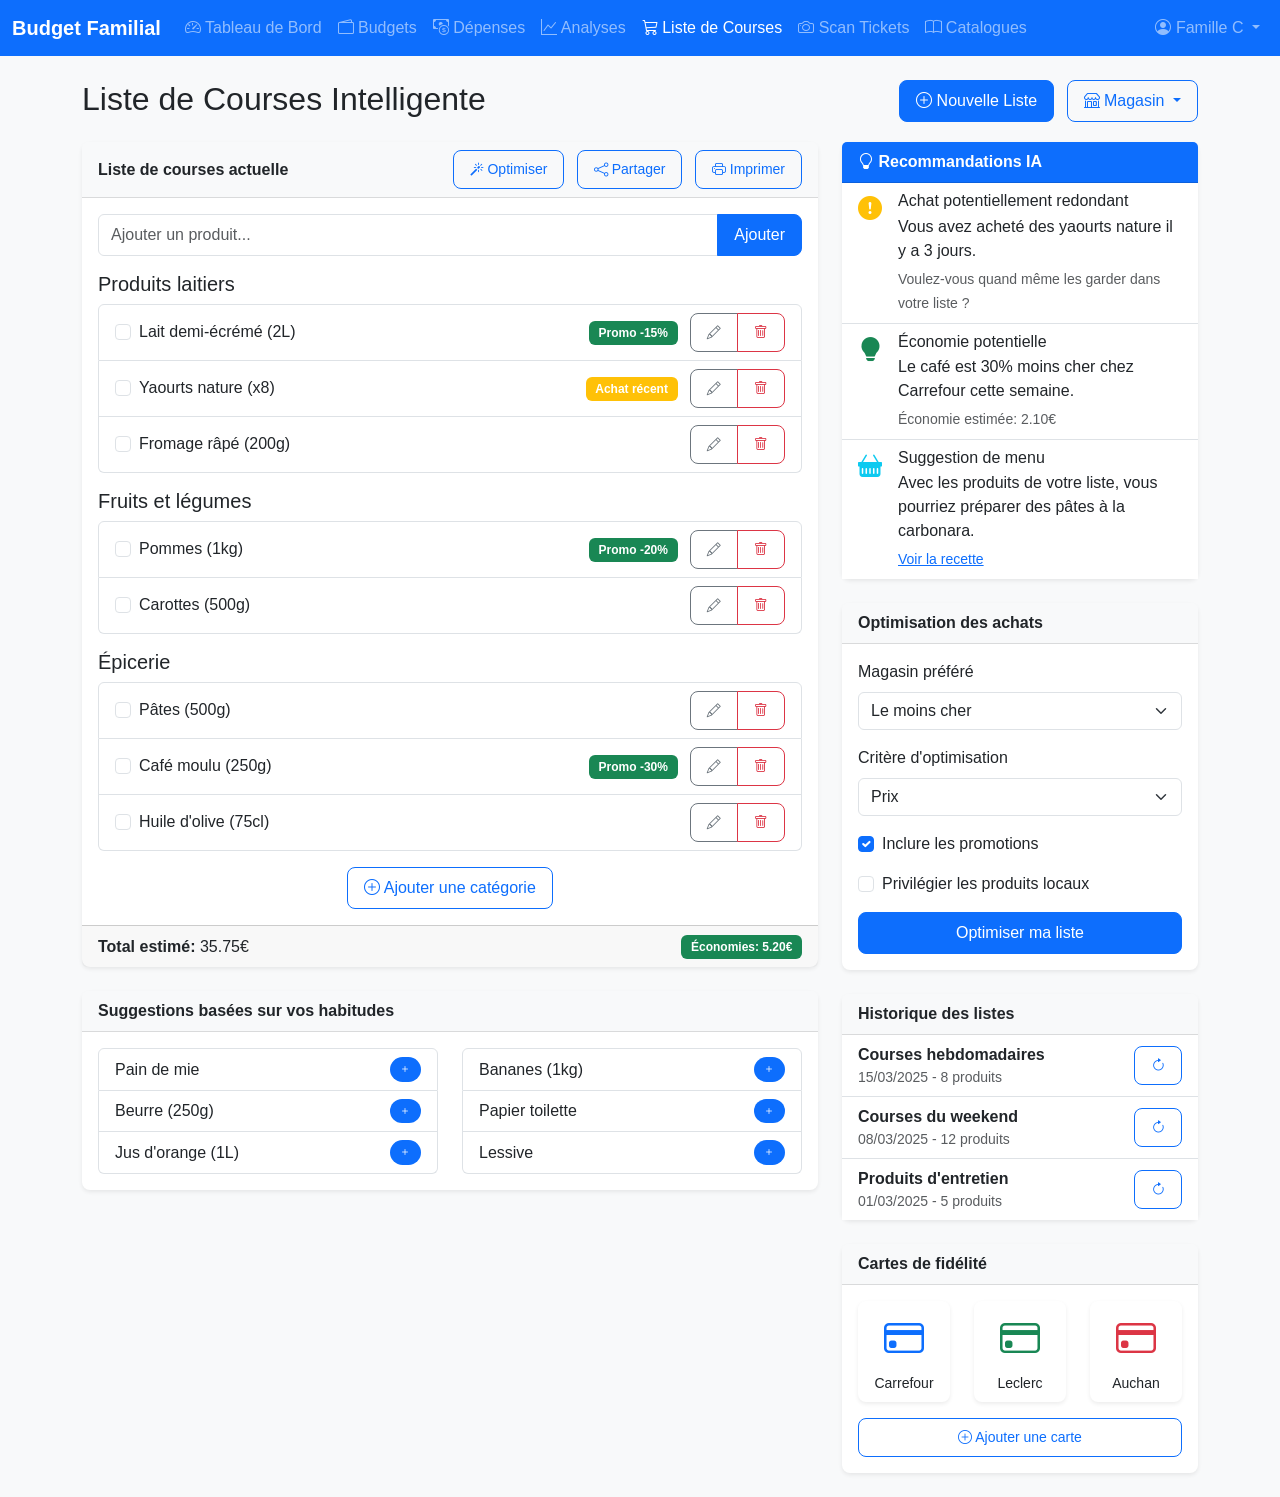
<file: src/courses.html>
<!DOCTYPE html>
<html lang="fr">
<head>
    <meta charset="UTF-8">
    <meta name="viewport" content="width=device-width, initial-scale=1.0">
    <title>Budget Familial - Liste de Courses</title>
    <link href="https://cdn.jsdelivr.net/npm/bootstrap@5.3.0-alpha1/dist/css/bootstrap.min.css" rel="stylesheet">
    <link rel="stylesheet" href="https://cdn.jsdelivr.net/npm/bootstrap-icons@1.10.3/font/bootstrap-icons.css">
    <link rel="stylesheet" href="styles.css">
</head>
<body>
    <nav class="navbar navbar-expand-lg navbar-dark bg-primary">
        <div class="container-fluid">
            <a class="navbar-brand" href="index.html">Budget Familial</a>
            <button class="navbar-toggler" type="button" data-bs-toggle="collapse" data-bs-target="#navbarNav">
                <span class="navbar-toggler-icon"></span>
            </button>
            <div class="collapse navbar-collapse" id="navbarNav">
                <ul class="navbar-nav">
                    <li class="nav-item">
                        <a class="nav-link" href="index.html"><i class="bi bi-speedometer2"></i> Tableau de Bord</a>
                    </li>
                    <li class="nav-item">
                        <a class="nav-link" href="budgets.html"><i class="bi bi-wallet2"></i> Budgets</a>
                    </li>
                    <li class="nav-item">
                        <a class="nav-link" href="depenses.html"><i class="bi bi-cash-coin"></i> Dépenses</a>
                    </li>
                    <li class="nav-item">
                        <a class="nav-link" href="analyses.html"><i class="bi bi-graph-up"></i> Analyses</a>
                    </li>
                    <li class="nav-item">
                        <a class="nav-link active" href="courses.html"><i class="bi bi-cart3"></i> Liste de Courses</a>
                    </li>
                    <li class="nav-item">
                        <a class="nav-link" href="scan_tickets.html"><i class="bi bi-camera"></i> Scan Tickets</a>
                    </li>
                    <li class="nav-item">
                        <a class="nav-link" href="catalogues.html"><i class="bi bi-book"></i> Catalogues</a>
                    </li>
                </ul>
                <ul class="navbar-nav ms-auto">
                    <li class="nav-item dropdown">
                        <a class="nav-link dropdown-toggle" href="#" role="button" data-bs-toggle="dropdown">
                            <i class="bi bi-person-circle"></i> Famille C
                        </a>
                        <ul class="dropdown-menu dropdown-menu-end">
                            <li><a class="dropdown-item" href="#"><i class="bi bi-gear"></i> Paramètres</a></li>
                            <li><a class="dropdown-item" href="#"><i class="bi bi-people"></i> Gestion Familiale</a></li>
                            <li><a class="dropdown-item" href="#"><i class="bi bi-arrow-clockwise"></i> Vérifier les mises à jour</a></li>
                            <li><hr class="dropdown-divider"></li>
                            <li><a class="dropdown-item" href="#"><i class="bi bi-box-arrow-right"></i> Déconnexion</a></li>
                        </ul>
                    </li>
                </ul>
            </div>
        </div>
    </nav>

    <div class="container mt-4">
        <div class="row mb-3">
            <div class="col-md-8">
                <h2>Liste de Courses Intelligente</h2>
            </div>
            <div class="col-md-4 text-end">
                <button class="btn btn-primary" id="btnNewList">
                    <i class="bi bi-plus-circle"></i> Nouvelle Liste
                </button>
                <div class="btn-group ms-2">
                    <button type="button" class="btn btn-outline-primary dropdown-toggle" data-bs-toggle="dropdown" aria-expanded="false">
                        <i class="bi bi-shop"></i> Magasin
                    </button>
                    <ul class="dropdown-menu dropdown-menu-end">
                        <li><a class="dropdown-item active" href="#">Tous les magasins</a></li>
                        <li><hr class="dropdown-divider"></li>
                        <li><a class="dropdown-item" href="#">Carrefour</a></li>
                        <li><a class="dropdown-item" href="#">Intermarché</a></li>
                        <li><a class="dropdown-item" href="#">Leclerc</a></li>
                        <li><a class="dropdown-item" href="#">Autre...</a></li>
                    </ul>
                </div>
            </div>
        </div>

        <div class="row">
            <div class="col-md-8">
                <div class="card mb-4">
                    <div class="card-header d-flex justify-content-between align-items-center">
                        <span>Liste de courses actuelle</span>
                        <div>
                            <button class="btn btn-sm btn-outline-primary me-2" id="btnOptimize">
                                <i class="bi bi-magic"></i> Optimiser
                            </button>
                            <button class="btn btn-sm btn-outline-primary me-2" id="btnShare">
                                <i class="bi bi-share"></i> Partager
                            </button>
                            <button class="btn btn-sm btn-outline-primary" id="btnPrint">
                                <i class="bi bi-printer"></i> Imprimer
                            </button>
                        </div>
                    </div>
                    <div class="card-body">
                        <div class="mb-3">
                            <div class="input-group">
                                <input type="text" class="form-control" placeholder="Ajouter un produit..." id="newItemInput">
                                <button class="btn btn-primary" type="button" id="btnAddItem">Ajouter</button>
                            </div>
                        </div>

                        <div class="shopping-list">
                            <h5>Produits laitiers</h5>
                            <div class="list-group mb-3">
                                <div class="list-group-item list-group-item-action d-flex justify-content-between align-items-center">
                                    <div class="form-check">
                                        <input class="form-check-input" type="checkbox" value="" id="item1">
                                        <label class="form-check-label" for="item1">
                                            Lait demi-écrémé (2L)
                                        </label>
                                    </div>
                                    <div>
                                        <span class="badge bg-success me-2">Promo -15%</span>
                                        <div class="btn-group btn-group-sm">
                                            <button type="button" class="btn btn-outline-secondary">
                                                <i class="bi bi-pencil"></i>
                                            </button>
                                            <button type="button" class="btn btn-outline-danger">
                                                <i class="bi bi-trash"></i>
                                            </button>
                                        </div>
                                    </div>
                                </div>
                                <div class="list-group-item list-group-item-action d-flex justify-content-between align-items-center">
                                    <div class="form-check">
                                        <input class="form-check-input" type="checkbox" value="" id="item2">
                                        <label class="form-check-label" for="item2">
                                            Yaourts nature (x8)
                                        </label>
                                    </div>
                                    <div>
                                        <span class="badge bg-warning me-2">Achat récent</span>
                                        <div class="btn-group btn-group-sm">
                                            <button type="button" class="btn btn-outline-secondary">
                                                <i class="bi bi-pencil"></i>
                                            </button>
                                            <button type="button" class="btn btn-outline-danger">
                                                <i class="bi bi-trash"></i>
                                            </button>
                                        </div>
                                    </div>
                                </div>
                                <div class="list-group-item list-group-item-action d-flex justify-content-between align-items-center">
                                    <div class="form-check">
                                        <input class="form-check-input" type="checkbox" value="" id="item3">
                                        <label class="form-check-label" for="item3">
                                            Fromage râpé (200g)
                                        </label>
                                    </div>
                                    <div>
                                        <div class="btn-group btn-group-sm">
                                            <button type="button" class="btn btn-outline-secondary">
                                                <i class="bi bi-pencil"></i>
                                            </button>
                                            <button type="button" class="btn btn-outline-danger">
                                                <i class="bi bi-trash"></i>
                                            </button>
                                        </div>
                                    </div>
                                </div>
                            </div>

                            <h5>Fruits et légumes</h5>
                            <div class="list-group mb-3">
                                <div class="list-group-item list-group-item-action d-flex justify-content-between align-items-center">
                                    <div class="form-check">
                                        <input class="form-check-input" type="checkbox" value="" id="item4">
                                        <label class="form-check-label" for="item4">
                                            Pommes (1kg)
                                        </label>
                                    </div>
                                    <div>
                                        <span class="badge bg-success me-2">Promo -20%</span>
                                        <div class="btn-group btn-group-sm">
                                            <button type="button" class="btn btn-outline-secondary">
                                                <i class="bi bi-pencil"></i>
                                            </button>
                                            <button type="button" class="btn btn-outline-danger">
                                                <i class="bi bi-trash"></i>
                                            </button>
                                        </div>
                                    </div>
                                </div>
                                <div class="list-group-item list-group-item-action d-flex justify-content-between align-items-center">
                                    <div class="form-check">
                                        <input class="form-check-input" type="checkbox" value="" id="item5">
                                        <label class="form-check-label" for="item5">
                                            Carottes (500g)
                                        </label>
                                    </div>
                                    <div>
                                        <div class="btn-group btn-group-sm">
                                            <button type="button" class="btn btn-outline-secondary">
                                                <i class="bi bi-pencil"></i>
                                            </button>
                                            <button type="button" class="btn btn-outline-danger">
                                                <i class="bi bi-trash"></i>
                                            </button>
                                        </div>
                                    </div>
                                </div>
                            </div>

                            <h5>Épicerie</h5>
                            <div class="list-group mb-3">
                                <div class="list-group-item list-group-item-action d-flex justify-content-between align-items-center">
                                    <div class="form-check">
                                        <input class="form-check-input" type="checkbox" value="" id="item6">
                                        <label class="form-check-label" for="item6">
                                            Pâtes (500g)
                                        </label>
                                    </div>
                                    <div>
                                        <div class="btn-group btn-group-sm">
                                            <button type="button" class="btn btn-outline-secondary">
                                                <i class="bi bi-pencil"></i>
                                            </button>
                                            <button type="button" class="btn btn-outline-danger">
                                                <i class="bi bi-trash"></i>
                                            </button>
                                        </div>
                                    </div>
                                </div>
                                <div class="list-group-item list-group-item-action d-flex justify-content-between align-items-center">
                                    <div class="form-check">
                                        <input class="form-check-input" type="checkbox" value="" id="item7">
                                        <label class="form-check-label" for="item7">
                                            Café moulu (250g)
                                        </label>
                                    </div>
                                    <div>
                                        <span class="badge bg-success me-2">Promo -30%</span>
                                        <div class="btn-group btn-group-sm">
                                            <button type="button" class="btn btn-outline-secondary">
                                                <i class="bi bi-pencil"></i>
                                            </button>
                                            <button type="button" class="btn btn-outline-danger">
                                                <i class="bi bi-trash"></i>
                                            </button>
                                        </div>
                                    </div>
                                </div>
                                <div class="list-group-item list-group-item-action d-flex justify-content-between align-items-center">
                                    <div class="form-check">
                                        <input class="form-check-input" type="checkbox" value="" id="item8">
                                        <label class="form-check-label" for="item8">
                                            Huile d'olive (75cl)
                                        </label>
                                    </div>
                                    <div>
                                        <div class="btn-group btn-group-sm">
                                            <button type="button" class="btn btn-outline-secondary">
                                                <i class="bi bi-pencil"></i>
                                            </button>
                                            <button type="button" class="btn btn-outline-danger">
                                                <i class="bi bi-trash"></i>
                                            </button>
                                        </div>
                                    </div>
                                </div>
                            </div>
                        </div>

                        <div class="text-center mt-3">
                            <button class="btn btn-outline-primary">
                                <i class="bi bi-plus-circle"></i> Ajouter une catégorie
                            </button>
                        </div>
                    </div>
                    <div class="card-footer d-flex justify-content-between align-items-center">
                        <div>
                            <strong>Total estimé:</strong> 35.75€
                        </div>
                        <div>
                            <span class="badge bg-success">Économies: 5.20€</span>
                        </div>
                    </div>
                </div>

                <div class="card mb-4">
                    <div class="card-header">
                        Suggestions basées sur vos habitudes
                    </div>
                    <div class="card-body">
                        <div class="row">
                            <div class="col-md-6">
                                <div class="list-group">
                                    <button type="button" class="list-group-item list-group-item-action d-flex justify-content-between align-items-center">
                                        Pain de mie
                                        <span class="badge bg-primary rounded-pill">
                                            <i class="bi bi-plus"></i>
                                        </span>
                                    </button>
                                    <button type="button" class="list-group-item list-group-item-action d-flex justify-content-between align-items-center">
                                        Beurre (250g)
                                        <span class="badge bg-primary rounded-pill">
                                            <i class="bi bi-plus"></i>
                                        </span>
                                    </button>
                                    <button type="button" class="list-group-item list-group-item-action d-flex justify-content-between align-items-center">
                                        Jus d'orange (1L)
                                        <span class="badge bg-primary rounded-pill">
                                            <i class="bi bi-plus"></i>
                                        </span>
                                    </button>
                                </div>
                            </div>
                            <div class="col-md-6">
                                <div class="list-group">
                                    <button type="button" class="list-group-item list-group-item-action d-flex justify-content-between align-items-center">
                                        Bananes (1kg)
                                        <span class="badge bg-primary rounded-pill">
                                            <i class="bi bi-plus"></i>
                                        </span>
                                    </button>
                                    <button type="button" class="list-group-item list-group-item-action d-flex justify-content-between align-items-center">
                                        Papier toilette
                                        <span class="badge bg-primary rounded-pill">
                                            <i class="bi bi-plus"></i>
                                        </span>
                                    </button>
                                    <button type="button" class="list-group-item list-group-item-action d-flex justify-content-between align-items-center">
                                        Lessive
                                        <span class="badge bg-primary rounded-pill">
                                            <i class="bi bi-plus"></i>
                                        </span>
                                    </button>
                                </div>
                            </div>
                        </div>
                    </div>
                </div>
            </div>

            <div class="col-md-4">
                <div class="card mb-4">
                    <div class="card-header bg-primary text-white">
                        <i class="bi bi-lightbulb"></i> Recommandations IA
                    </div>
                    <div class="card-body p-0">
                        <ul class="list-group list-group-flush">
                            <li class="list-group-item">
                                <div class="d-flex">
                                    <div class="flex-shrink-0 text-warning me-3">
                                        <i class="bi bi-exclamation-circle-fill fs-4"></i>
                                    </div>
                                    <div>
                                        <h6 class="mb-1">Achat potentiellement redondant</h6>
                                        <p class="mb-1">Vous avez acheté des yaourts nature il y a 3 jours.</p>
                                        <small class="text-muted">Voulez-vous quand même les garder dans votre liste ?</small>
                                    </div>
                                </div>
                            </li>
                            <li class="list-group-item">
                                <div class="d-flex">
                                    <div class="flex-shrink-0 text-success me-3">
                                        <i class="bi bi-lightbulb-fill fs-4"></i>
                                    </div>
                                    <div>
                                        <h6 class="mb-1">Économie potentielle</h6>
                                        <p class="mb-1">Le café est 30% moins cher chez Carrefour cette semaine.</p>
                                        <small class="text-muted">Économie estimée: 2.10€</small>
                                    </div>
                                </div>
                            </li>
                            <li class="list-group-item">
                                <div class="d-flex">
                                    <div class="flex-shrink-0 text-info me-3">
                                        <i class="bi bi-basket-fill fs-4"></i>
                                    </div>
                                    <div>
                                        <h6 class="mb-1">Suggestion de menu</h6>
                                        <p class="mb-1">Avec les produits de votre liste, vous pourriez préparer des pâtes à la carbonara.</p>
                                        <small class="text-muted"><a href="#">Voir la recette</a></small>
                                    </div>
                                </div>
                            </li>
                        </ul>
                    </div>
                </div>

                <div class="card mb-4">
                    <div class="card-header">
                        Optimisation des achats
                    </div>
                    <div class="card-body">
                        <div class="mb-3">
                            <label for="optimizeStore" class="form-label">Magasin préféré</label>
                            <select class="form-select" id="optimizeStore">
                                <option>Carrefour</option>
                                <option>Intermarché</option>
                                <option>Leclerc</option>
                                <option>Auchan</option>
                                <option selected>Le moins cher</option>
                            </select>
                        </div>
                        <div class="mb-3">
                            <label for="optimizeCriteria" class="form-label">Critère d'optimisation</label>
                            <select class="form-select" id="optimizeCriteria">
                                <option selected>Prix</option>
                                <option>Distance</option>
                                <option>Qualité</option>
                                <option>Équilibre</option>
                            </select>
                        </div>
                        <div class="mb-3 form-check">
                            <input type="checkbox" class="form-check-input" id="optimizePromo" checked>
                            <label class="form-check-label" for="optimizePromo">Inclure les promotions</label>
                        </div>
                        <div class="mb-3 form-check">
                            <input type="checkbox" class="form-check-input" id="optimizeLocal">
                            <label class="form-check-label" for="optimizeLocal">Privilégier les produits locaux</label>
                        </div>
                        <button class="btn btn-primary w-100" id="btnOptimizeList">
                            Optimiser ma liste
                        </button>
                    </div>
                </div>

                <div class="card mb-4">
                    <div class="card-header">
                        Historique des listes
                    </div>
                    <div class="card-body p-0">
                        <ul class="list-group list-group-flush">
                            <li class="list-group-item">
                                <div class="d-flex justify-content-between align-items-center">
                                    <div>
                                        <strong>Courses hebdomadaires</strong>
                                        <div class="text-muted small">15/03/2025 - 8 produits</div>
                                    </div>
                                    <button class="btn btn-sm btn-outline-primary">
                                        <i class="bi bi-arrow-clockwise"></i>
                                    </button>
                                </div>
                            </li>
                            <li class="list-group-item">
                                <div class="d-flex justify-content-between align-items-center">
                                    <div>
                                        <strong>Courses du weekend</strong>
                                        <div class="text-muted small">08/03/2025 - 12 produits</div>
                                    </div>
                                    <button class="btn btn-sm btn-outline-primary">
                                        <i class="bi bi-arrow-clockwise"></i>
                                    </button>
                                </div>
                            </li>
                            <li class="list-group-item">
                                <div class="d-flex justify-content-between align-items-center">
                                    <div>
                                        <strong>Produits d'entretien</strong>
                                        <div class="text-muted small">01/03/2025 - 5 produits</div>
                                    </div>
                                    <button class="btn btn-sm btn-outline-primary">
                                        <i class="bi bi-arrow-clockwise"></i>
                                    </button>
                                </div>
                            </li>
                        </ul>
                    </div>
                </div>

                <div class="card mb-4">
                    <div class="card-header">
                        Cartes de fidélité
                    </div>
                    <div class="card-body">
                        <div class="row">
                            <div class="col-4 mb-3 text-center">
                                <div class="card">
                                    <div class="card-body p-2">
                                        <i class="bi bi-credit-card fs-1 text-primary"></i>
                                        <div class="small mt-1">Carrefour</div>
                                    </div>
                                </div>
                            </div>
                            <div class="col-4 mb-3 text-center">
                                <div class="card">
                                    <div class="card-body p-2">
                                        <i class="bi bi-credit-card fs-1 text-success"></i>
                                        <div class="small mt-1">Leclerc</div>
                                    </div>
                                </div>
                            </div>
                            <div class="col-4 mb-3 text-center">
                                <div class="card">
                                    <div class="card-body p-2">
                                        <i class="bi bi-credit-card fs-1 text-danger"></i>
                                        <div class="small mt-1">Auchan</div>
                                    </div>
                                </div>
                            </div>
                        </div>
                        <button class="btn btn-outline-primary btn-sm w-100">
                            <i class="bi bi-plus-circle"></i> Ajouter une carte
                        </button>
                    </div>
                </div>
            </div>
        </div>
    </div>

    <!-- Modal pour nouvelle liste -->
    <div class="modal fade" id="newListModal" tabindex="-1" aria-hidden="true">
        <div class="modal-dialog">
            <div class="modal-content">
                <div class="modal-header">
                    <h5 class="modal-title">Créer une nouvelle liste</h5>
                    <button type="button" class="btn-close" data-bs-dismiss="modal" aria-label="Close"></button>
                </div>
                <div class="modal-body">
                    <form>
                        <div class="mb-3">
                            <label for="listName" class="form-label">Nom de la liste</label>
                            <input type="text" class="form-control" id="listName" placeholder="Ex: Courses hebdomadaires">
                        </div>
                        <div class="mb-3">
                            <label for="listStore" class="form-label">Magasin principal</label>
                            <select class="form-select" id="listStore">
                                <option selected>Tous les magasins</option>
                                <option>Carrefour</option>
                                <option>Intermarché</option>
                                <option>Leclerc</option>
                                <option>Autre...</option>
                            </select>
                        </div>
                        <div class="mb-3">
                            <label class="form-label">Type de liste</label>
                            <div class="form-check">
                                <input class="form-check-input" type="radio" name="listType" id="listTypeNew" checked>
                                <label class="form-check-label" for="listTypeNew">
                                    Liste vide
                                </label>
                            </div>
                            <div class="form-check">
                                <input class="form-check-input" type="radio" name="listType" id="listTypeTemplate">
                                <label class="form-check-label" for="listTypeTemplate">
                                    Utiliser un modèle
                                </label>
                            </div>
                            <div class="form-check">
                                <input class="form-check-input" type="radio" name="listType" id="listTypeAI">
                                <label class="form-check-label" for="listTypeAI">
                                    Générer avec l'IA (basé sur vos habitudes)
                                </label>
                            </div>
                        </div>
                        <div class="mb-3">
                            <label for="listBudget" class="form-label">Budget estimé (optionnel)</label>
                            <div class="input-group">
                                <input type="number" class="form-control" id="listBudget" placeholder="0.00">
                                <span class="input-group-text">€</span>
                            </div>
                        </div>
                    </form>
                </div>
                <div class="modal-footer">
                    <button type="button" class="btn btn-secondary" data-bs-dismiss="modal">Annuler</button>
                    <button type="button" class="btn btn-primary">Créer la liste</button>
                </div>
            </div>
        </div>
    </div>

    <script src="https://cdn.jsdelivr.net/npm/bootstrap@5.3.0-alpha1/dist/js/bootstrap.bundle.min.js"></script>
    <script>
        document.addEventListener('DOMContentLoaded', function() {
            // Modal pour nouvelle liste
            const newListModal = new bootstrap.Modal(document.getElementById('newListModal'));
            
            document.getElementById('btnNewList').addEventListener('click', function() {
                newListModal.show();
            });
            
            // Ajouter un nouvel élément
            document.getElementById('btnAddItem').addEventListener('click', function() {
                const input = document.getElementById('newItemInput');
                if (input.value.trim() !== '') {
                    alert('Produit "' + input.value + '" ajouté à la liste.');
                    input.value = '';
                }
            });
            
            // Optimiser la liste
            document.getElementById('btnOptimize').addEventListener('click', function() {
                alert('Optimisation de la liste en cours...');
            });
            
            document.getElementById('btnOptimizeList').addEventListener('click', function() {
                alert('Optimisation de la liste en cours...');
            });
            
            // Partager la liste
            document.getElementById('btnShare').addEventListener('click', function() {
                alert('Fonctionnalité de partage de liste');
            });
            
            // Imprimer la liste
            document.getElementById('btnPrint').addEventListener('click', function() {
                alert('Préparation de l\'impression de la liste...');
            });
        });
    </script>
</body>
</html>
</file>
<file: src/styles.css>
/* Styles généraux */
body {
    font-family: 'Segoe UI', Tahoma, Geneva, Verdana, sans-serif;
    background-color: #f8f9fa;
}

.navbar-brand {
    font-weight: bold;
}

/* Styles pour la jauge de budget */
.budget-gauge {
    margin: 20px 0;
}

.gauge-container {
    height: 30px;
    background-color: #e9ecef;
    border-radius: 15px;
    overflow: hidden;
    margin-bottom: 10px;
}

.gauge-fill {
    height: 100%;
    background: linear-gradient(90deg, #28a745 0%, #ffc107 70%, #dc3545 100%);
    border-radius: 15px;
    transition: width 0.5s ease-in-out;
}

.gauge-info {
    display: flex;
    justify-content: space-between;
}

.gauge-amount {
    font-weight: bold;
}

.gauge-percentage {
    font-weight: bold;
}

/* Styles pour les cartes */
.card {
    box-shadow: 0 0.125rem 0.25rem rgba(0, 0, 0, 0.075);
    border-radius: 0.5rem;
    border: none;
}

.card-header {
    background-color: #f8f9fa;
    border-bottom: 1px solid rgba(0, 0, 0, 0.125);
    font-weight: 600;
}

/* Styles pour les badges */
.badge {
    font-weight: 600;
    padding: 0.5em 0.8em;
}

/* Styles pour les boutons d'action rapide */
.btn {
    border-radius: 0.5rem;
    padding: 0.5rem 1rem;
}

/* Styles responsive */
@media (max-width: 768px) {
    .container {
        padding: 10px;
    }
    
    .card {
        margin-bottom: 15px;
    }
}
</file>
